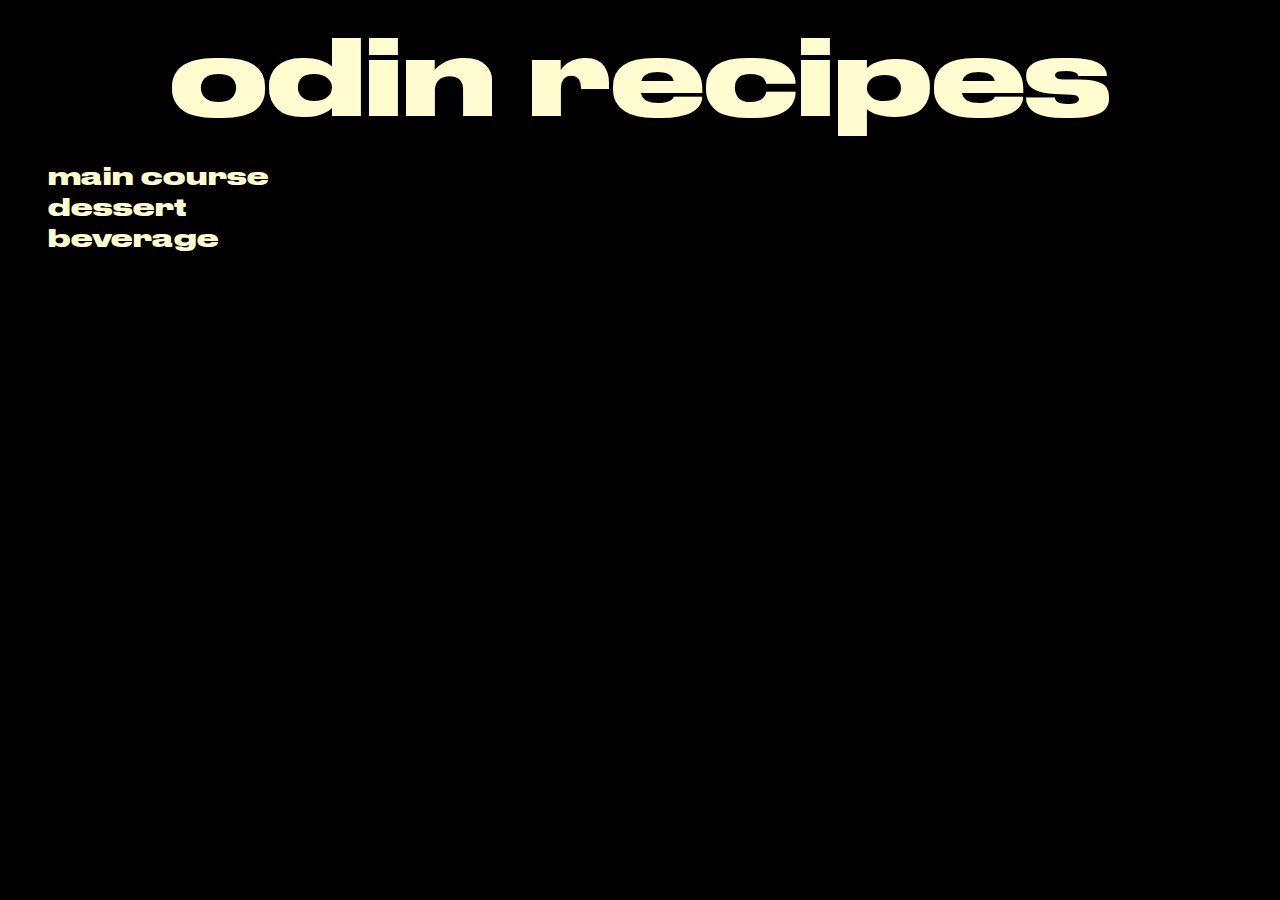
<file: index.html>
<!DOCTYPE html>
 <html lang="en">
    
    <head>
      <meta charset="UTF-8">
      <meta http-equiv="X-UA-Compatible" content="IE=edge">
      <meta name="viewport" content="width=device-width,
      initial-scale=1.0">
      <title>Odin Recipes | Home</title>
      <link rel="stylesheet" href="style.css">
      
      
    </head>
     

     <body>
    
     
     <h1>Odin Recipes</h1>
   


      <div class="container">
       <div class="myUL">
          <ul>
            
           <li><a href="recipes/pasta.html">Main Course</a></li>
           <li><a href="recipes/pancakes.html">Dessert</a></li>
           <li><a href="recipes/drink.html">Beverage</a></li>
          </ul>
      </div>
      
      
    
    </body>
    
  </html>
</file>
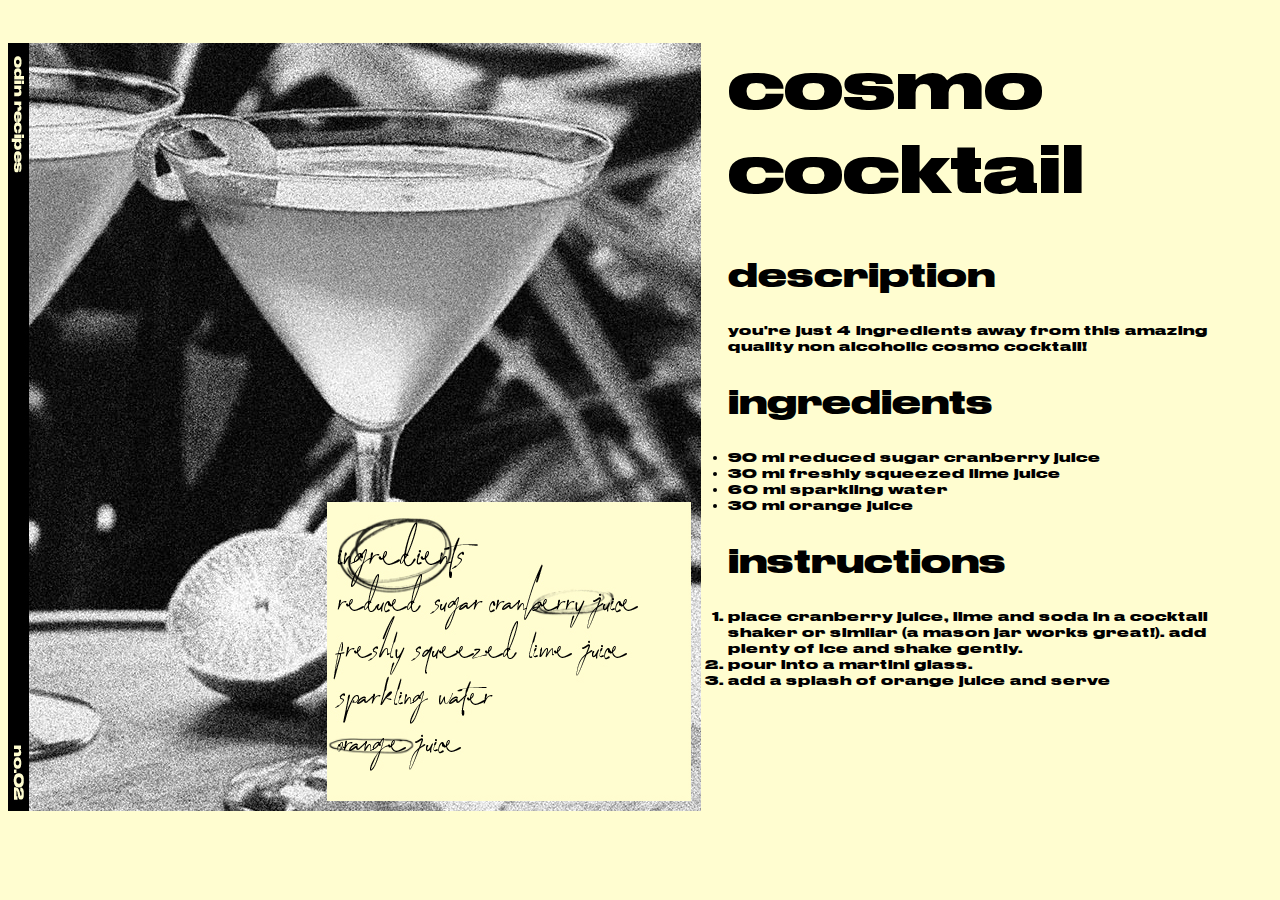
<file: recipes/drink.html>
<!DOCTYPE html>
<html lang="en">

  <head>
     <meta charset="UTF-8">
     <meta http-equiv="X-UA-Compatible" content="IE=edge">
     <meta name="viewport" content="width=device-width,
     initial-scale=1.0">
     <link rel="stylesheet" href="drink.css">
     <title>Cosmo Cocktail</title>
     
  </head>
 

<img src="img/drink.jpg" alt="Drink in a glass">
  <body>
  
<h1>Cosmo cocktail</h1>
   
   <div class="top-section">
   
    <h2>Description</h2>
    <p>You're just 4 ingredients away from this amazing quality non alcoholic Cosmo cocktail!</p>
   
</div>
<div class="mid-section">
    <h2>Ingredients</h2>
     <ul>
        <li>90 ml Reduced Sugar Cranberry Juice</li>
        <li>30 ml freshly squeezed lime juice</li>
        <li>60 ml sparkling water</li>
        <li>30 ml orange juice</li>
     </ul>
</div>
<div class="bottom-section">
    <h2>Instructions</h2>
     <ol>
        <li>Place cranberry juice, lime and soda in a cocktail shaker or similar (a mason jar works great!). Add plenty of ice and shake gently.</li>
        <li>Pour into a martini glass.</li>
        <li>Add a splash of orange juice and serve</li>
     </ol>
</div>


  </body>


</html>
</file>
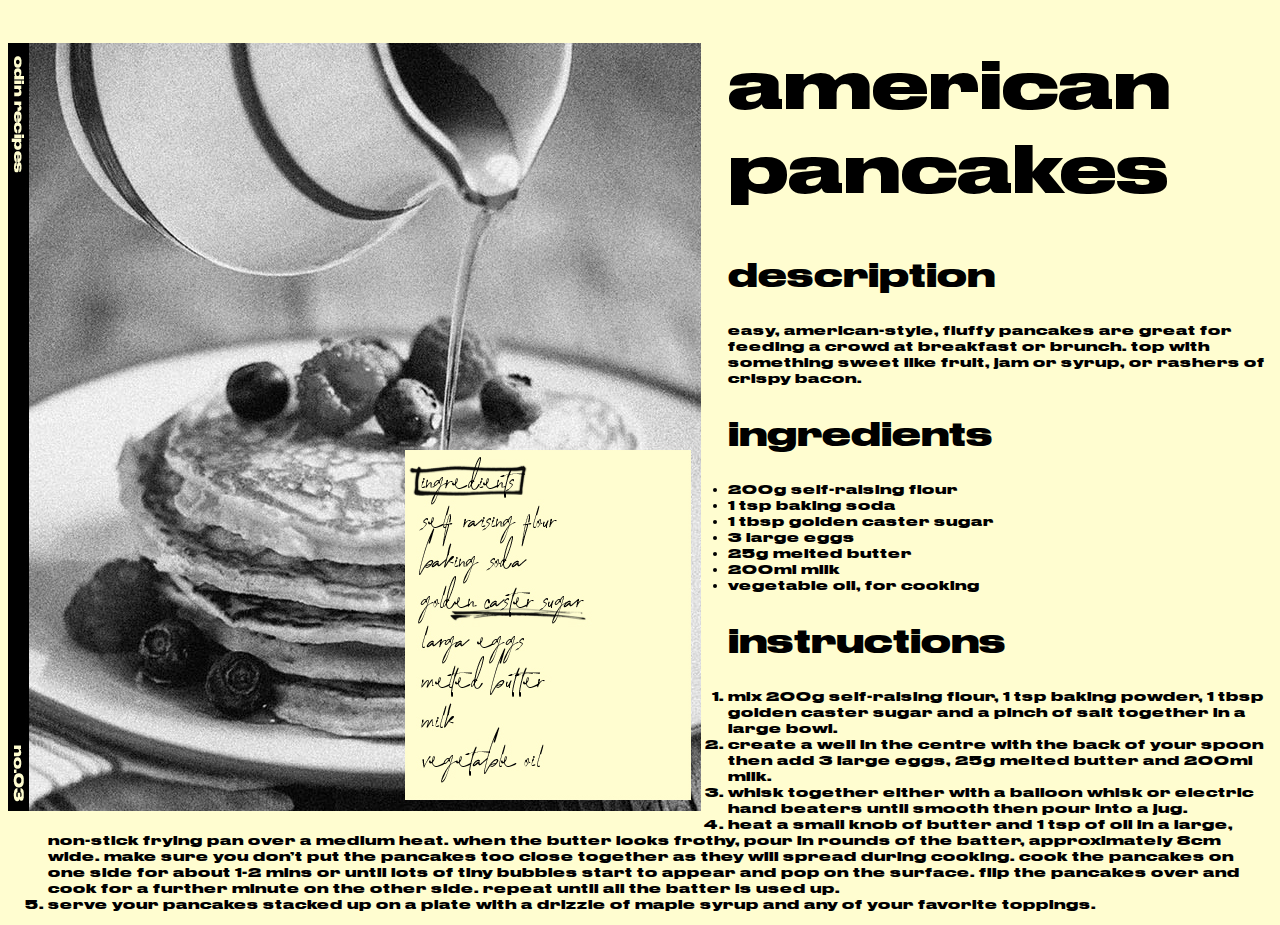
<file: recipes/pancakes.html>
<!DOCTYPE html>
<html lang="en">
 <head>
   <meta charset="UTF-8">
   <meta http-equiv="X-UA-Compatible" content="IE=edge">
   <meta name="viewport" content="width=device-width,
   initial-scale=1.0">
   <link rel="stylesheet" href="pancakes.css">
   <title>American Pancakes</title>
 </head>


<body>

    <img src="img/pancakes.jpg">
    
    <h1>American Pancakes</h1>
     <div class="top-section">
      <h2>Description</h2>
      <p>Easy, American-style, fluffy pancakes are great for feeding a crowd at breakfast or brunch.
        Top with something sweet like fruit, jam or syrup, or rashers of crispy bacon.</p>
       </div>
          
       <div class="mid-section">
        <h2>Ingredients</h2>
        <!-- Unordered list -->
           <ul>
             <li>200g self-raising flour</li>
             <li>1 tsp baking soda</li>
             <li>1 tbsp golden caster sugar</li>
             <li>3 large eggs</li>
             <li>25g melted butter</li>
             <li>200ml milk</li>
             <li>vegetable oil, for cooking</li>
           </ul>
          
       
        <h2>Instructions</h2>
        <!-- Ordered list -->
           <ol>
            
             <li>Mix 200g self-raising flour, 1 tsp baking powder, 1 tbsp golden caster sugar and a pinch of salt together in a large bowl.</li>
             <li>Create a well in the centre with the back of your spoon then add 3 large eggs, 25g melted butter and 200ml milk.</li>
             <li>Whisk together either with a balloon whisk or electric hand beaters until smooth then pour into a jug.</li>
             <li>Heat a small knob of butter and 1 tsp of oil in a large, non-stick frying pan over a medium heat. When the butter looks frothy, pour in rounds of the batter, approximately 8cm wide. Make sure you don’t put the pancakes too close together as they will spread during cooking. Cook the pancakes on one side for about 1-2 mins or until lots of tiny bubbles start to appear and pop on the surface. Flip the pancakes over and cook for a further minute on the other side. Repeat until all the batter is used up.</li>
             <li>Serve your pancakes stacked up on a plate with a drizzle of maple syrup and any of your favorite toppings.</li>

           </ol>




  </body>

</html>
</file>
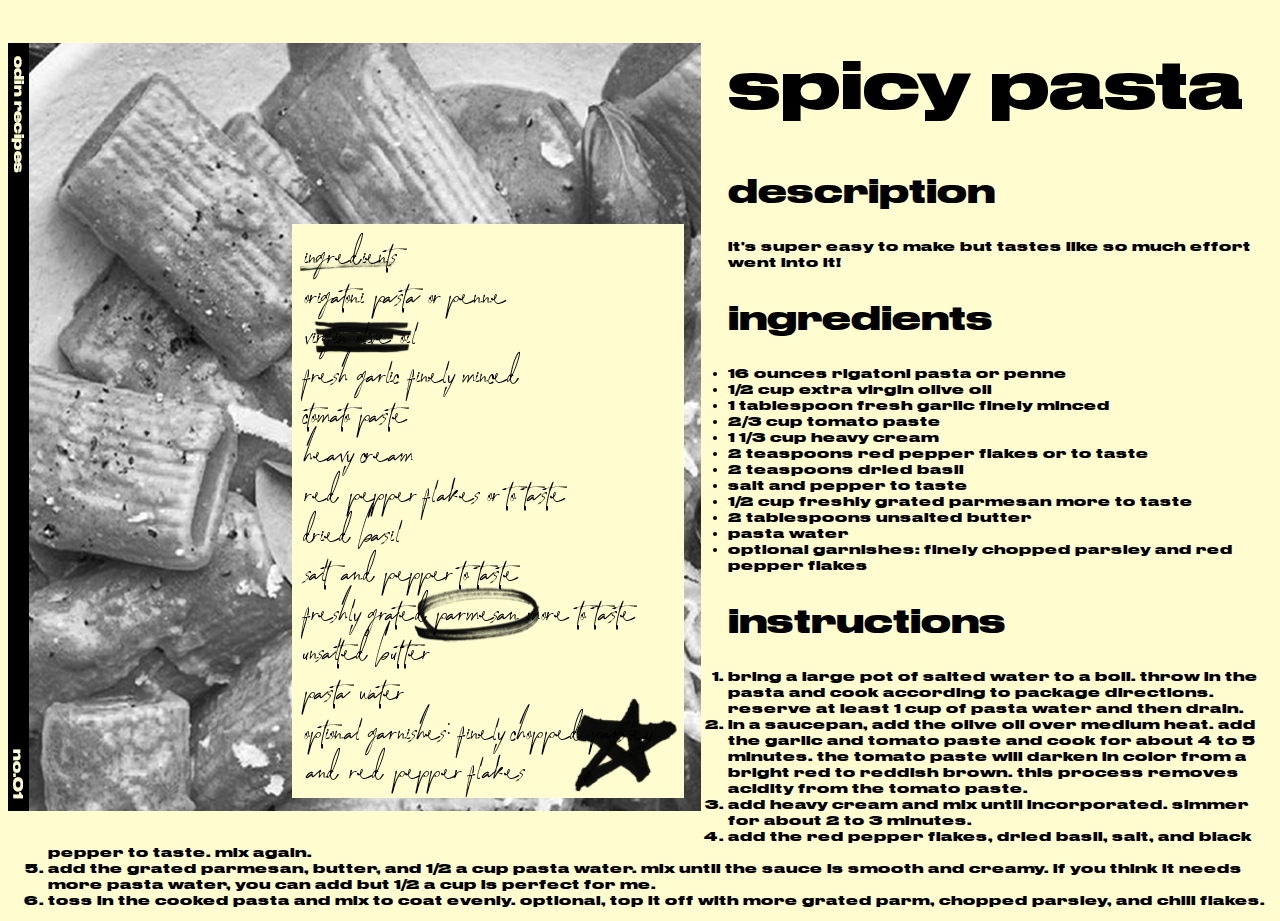
<file: recipes/pasta.html>
<!DOCTYPE html>
<html lang="en">

  <head>
     <meta charset="UTF-8">
     <meta http-equiv="X-UA-Compatible" content="IE=edge">
     <meta name="viewport" content="width=device-width,
     initial-scale=1.0">
     <link rel="stylesheet" href="pasta.css">
     <title>Spicy Pasta</title>
  </head>


  <body>
     
         
      <img src="img/pasta.jpg" alt="Pasta in a plate">
          <h1>Spicy Pasta</h1>
         <div class="top-section">
            <h2>Description</h2>
           <p class="intro">It's super easy to make but tastes like so much effort went into it!</p>
         </div>
  
         <div class="mid-section">
      <h2>Ingredients</h2>
      <ul>
         <li>16 ounces rigatoni pasta or penne</li>
         <li>1/2 cup extra virgin olive oil</li>
         <li>1 tablespoon fresh garlic finely minced</li>
         <li>2/3 cup tomato paste</li>
         <li>1 1/3 cup heavy cream</li>
         <li>2 teaspoons red pepper flakes or to taste</li>
         <li>2 teaspoons dried basil</li>
         <li>salt and pepper to taste</li>
         <li>1/2 cup freshly grated parmesan more to taste</li>
         <li>2 tablespoons unsalted butter</li>
         <li>pasta water</li>
         <li>optional garnishes: finely chopped parsley and red pepper flakes</li>
      </ul>
   </div>

    <div class="bottom-section">
    <h2>Instructions</h2>
      <ol>
         <li>Bring a large pot of salted water to a boil. Throw in the pasta and cook according to package directions. Reserve at least 1 cup of pasta water and then drain.</li>
         <li>In a saucepan, add the olive oil over medium heat. Add the garlic and tomato paste and cook for about 4 to 5 minutes. The tomato paste will darken in color from a bright red to reddish brown. This process removes acidity from the tomato paste.</li>
         <li>Add heavy cream and mix until incorporated. Simmer for about 2 to 3 minutes.</li>
         <li>Add the red pepper flakes, dried basil, salt, and black pepper to taste. Mix again.</li>
         <li>Add the grated parmesan, butter, and 1/2 a cup pasta water. Mix until the sauce is smooth and creamy. If you think it needs more pasta water, you can add but 1/2 a cup is perfect for me.</li>
         <li>Toss in the cooked pasta and mix to coat evenly. Optional, top it off with more grated parm, chopped parsley, and chili flakes.</li>
      </ol>
   </div>

  </body>


</html>
</file>
<file: style.css>
@font-face {
    font-family: "Druk Wide Bold";
    src: url(druk.ttf);
}

body{
    
    background-color: black;
    font-family: "Druk Wide Bold";
    text-transform: lowercase;
    
    

     
}



h1 {
    font-size: 105px;
    color: #FFFDD0;
    display: flex;
    justify-content: center;
    align-items: center;
    margin: 0 auto;
    
    
}


 


.container {
    display: inline-flex;
    margin: 0 auto;
    
    
   

}


.myUL {
    display: inline-flex;
    
     
}





a {
    font-size: 1.5rem;
    text-transform: lowercase;
    list-style-type: none;
    
       
}

a:link {
    color: #FFFDD0;
    background-color: transparent;
    text-decoration: none;  
   
    
}

a:visited {
    color:#FFFDD0;
    background-color: transparent;
    text-decoration: none;
    
}

a:hover {
    display: inline-block;
    color: black;
    text-decoration: none;
    transform: skewX(-10deg)
    
}

a:active {
    color: #FFFDD0;
    background-color: transparent;
    text-decoration: none;
    
}
</file>
<file: recipes/drink.css>
@font-face {
    font-family: "Druk Wide Bold";
    src: url(druk.ttf);
}


body {
    font-family: "Druk Wide Bold";
    background-color: #fffdd0
    
   
    
} 


img {
    float: left;
    margin-right: 27px;
    margin-bottom: 20px;
    

}

h1 {
    color:black; 
    font-size: 4rem;
    text-transform: lowercase;
}

h2 {
    color: black ;
    font-size: 2rem;
    text-transform: lowercase;
   

    
  
}

.top-section,
.mid-section,
.bottom-section {
    color: black;
    font-size: 13px;
    text-transform: lowercase;

    
   
}
</file>
<file: recipes/pancakes.css>
@font-face {
    font-family: "Druk Wide Bold";
    src: url(druk.ttf);
}


body {
    font-family: "Druk Wide Bold";
    background-color: #fffdd0
    
   
    
} 


img {
    float: left;
    margin-right: 27px;
    margin-bottom: 20px;
    

}

h1 {
    color:black; 
    font-size: 4rem;
    text-transform: lowercase;
}

h2 {
    color: black ;
    font-size: 2rem;
    text-transform: lowercase;
   

    
  
}

.top-section,
.mid-section,
.bottom-section {
    color: black;
    font-size: 13px;
    text-transform: lowercase;
}
</file>
<file: recipes/pasta.css>
@font-face {
    font-family: "Druk Wide Bold";
    src: url(druk.ttf);
}



body {
    font-family: "Druk Wide Bold";
    background-color: #fffdd0
    
   
    
} 


img {
    float: left;
    margin-right: 27px;
    margin-bottom: 20px;
    

}

h1 {
    color:black; 
    font-size: 4rem;
    text-transform: lowercase;
}

h2 {
    color: black ;
    font-size: 2rem;
    text-transform: lowercase;
   

    
  
}

.top-section,
.mid-section,
.bottom-section {
    color: black;
    font-size: 13px;
    text-transform: lowercase;

}
</file>
